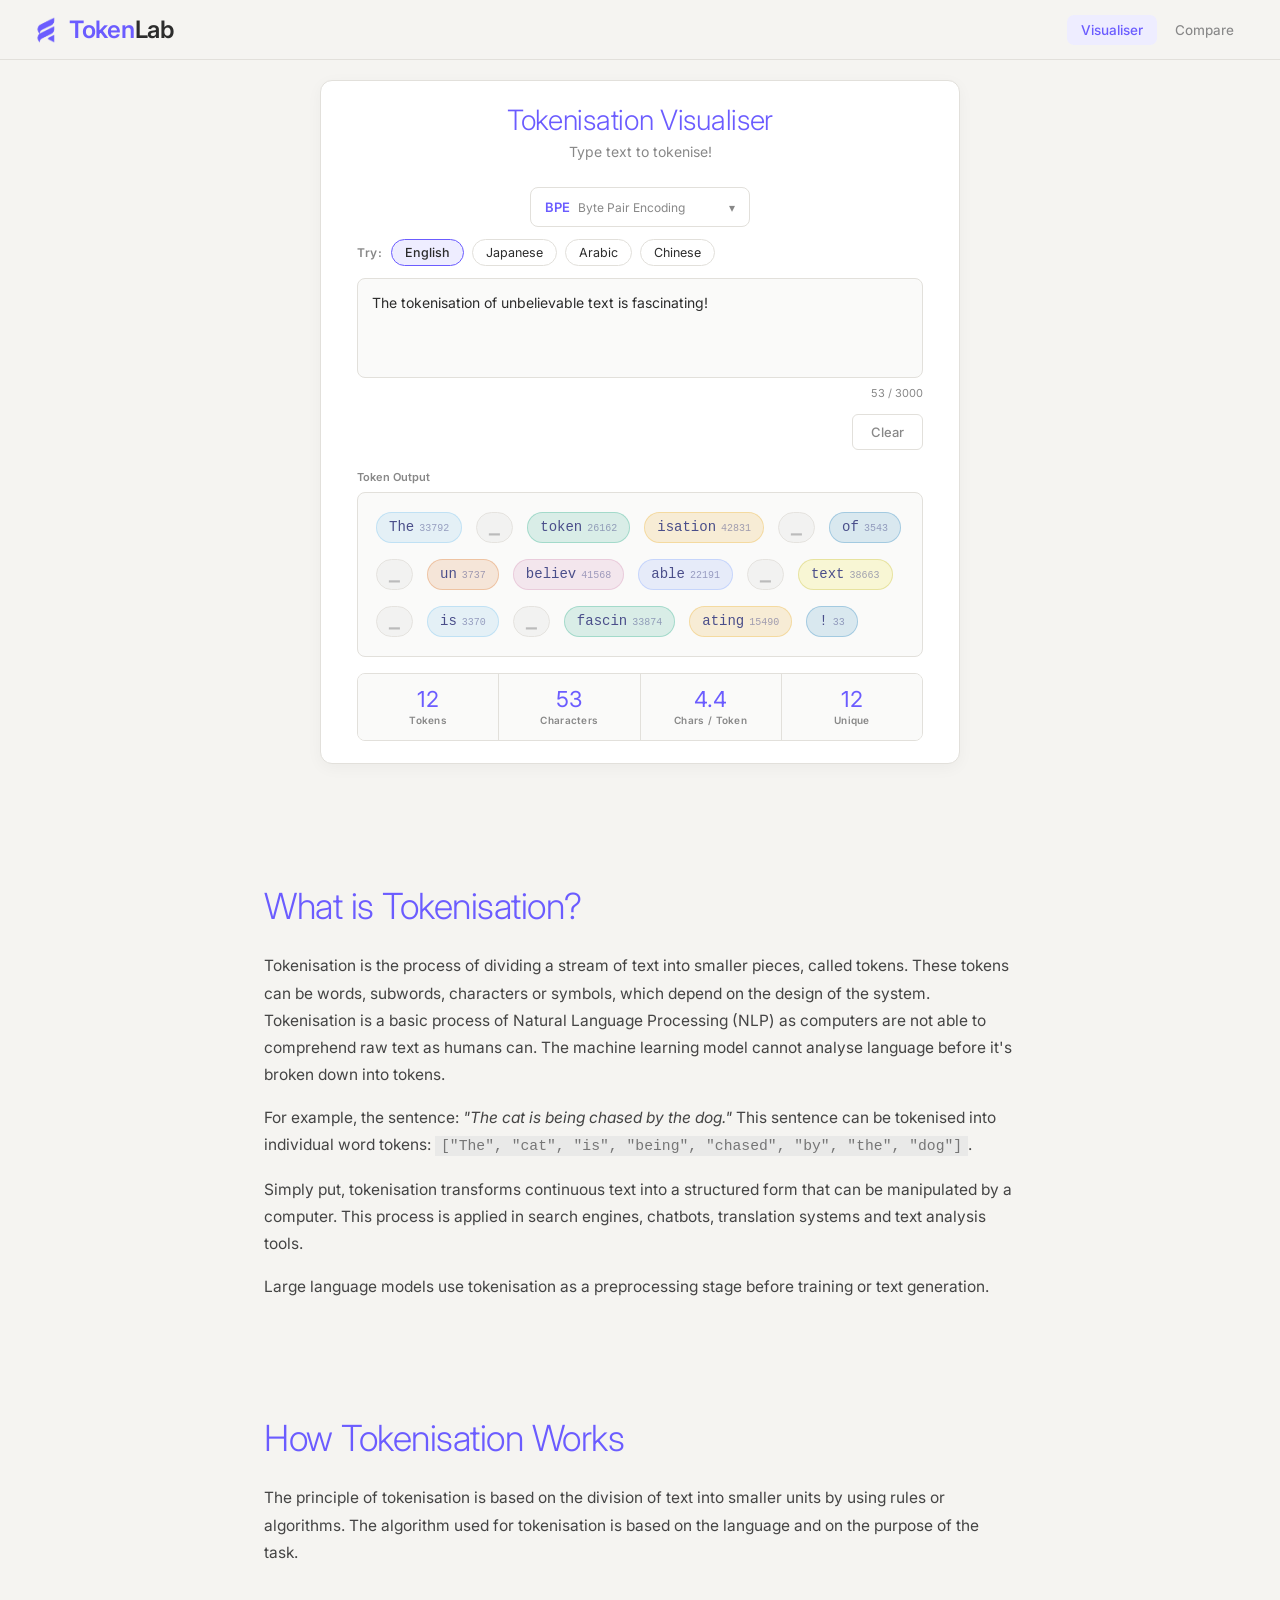
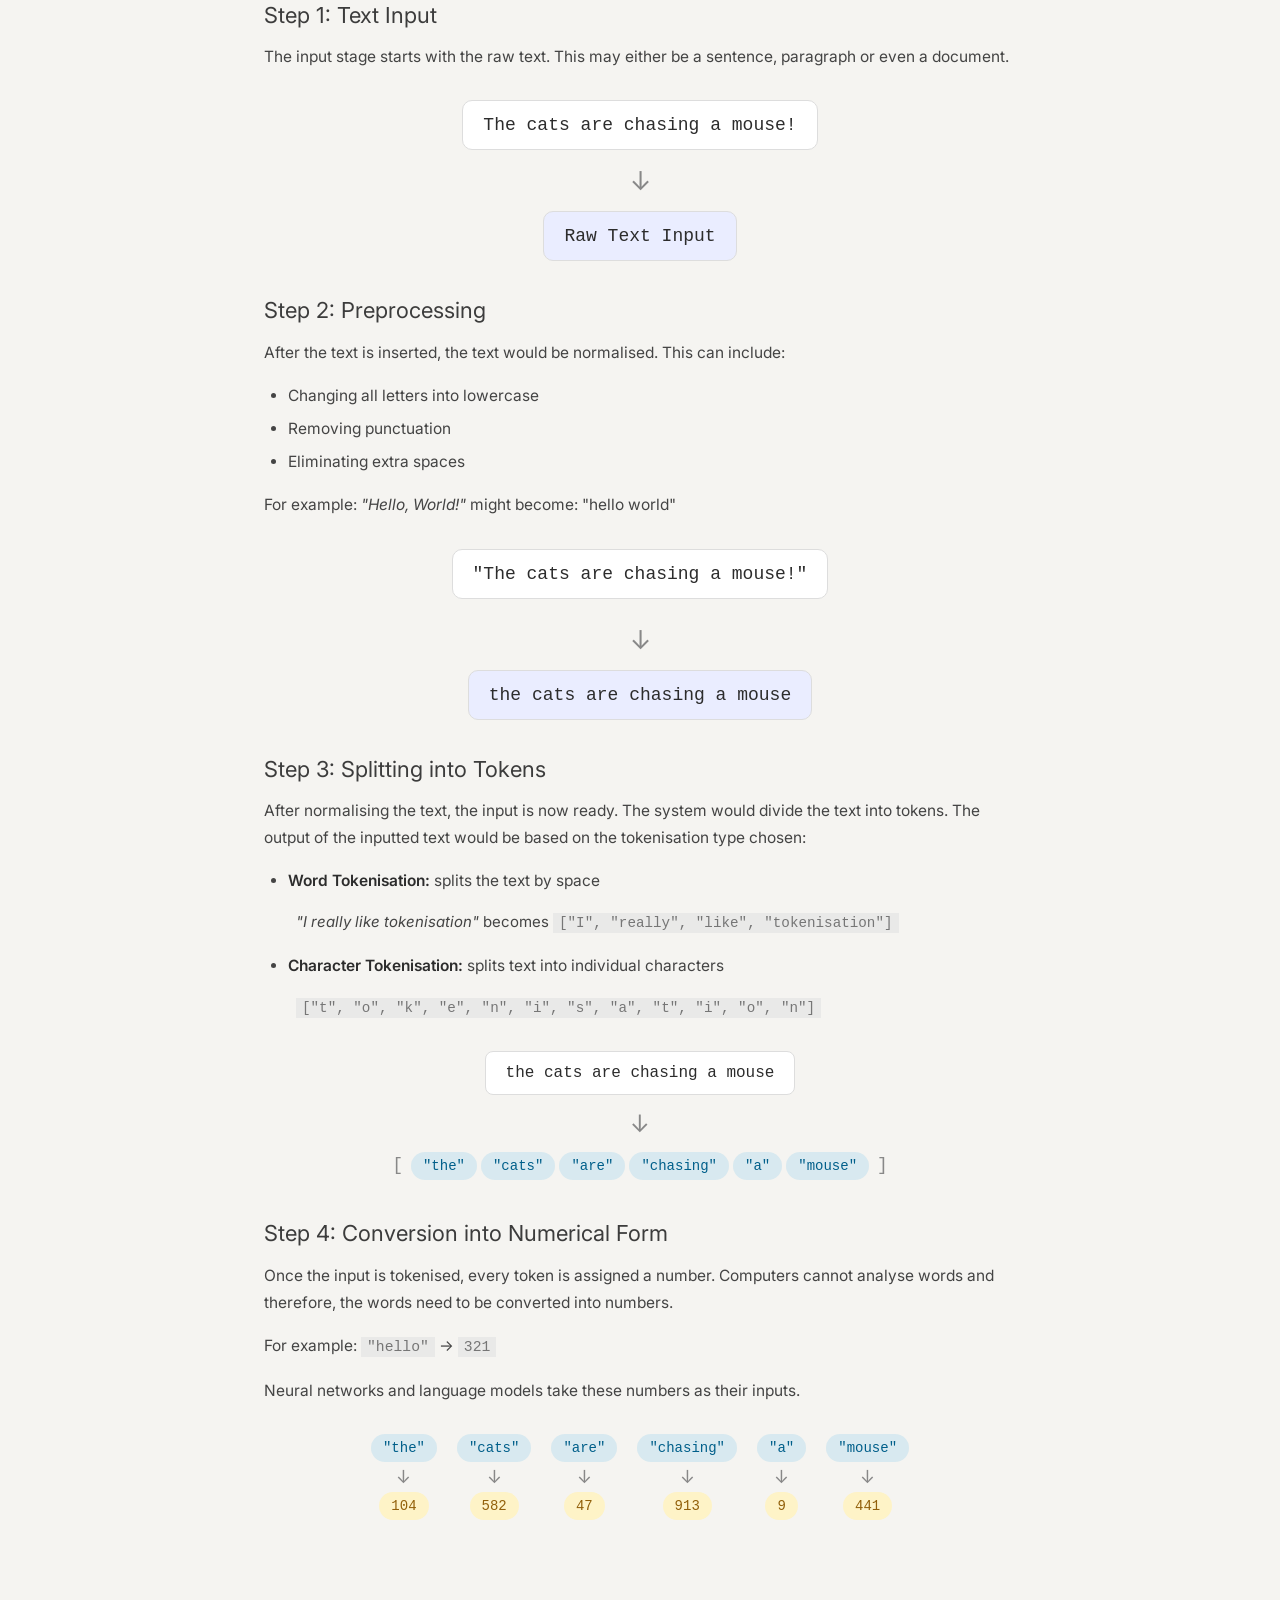
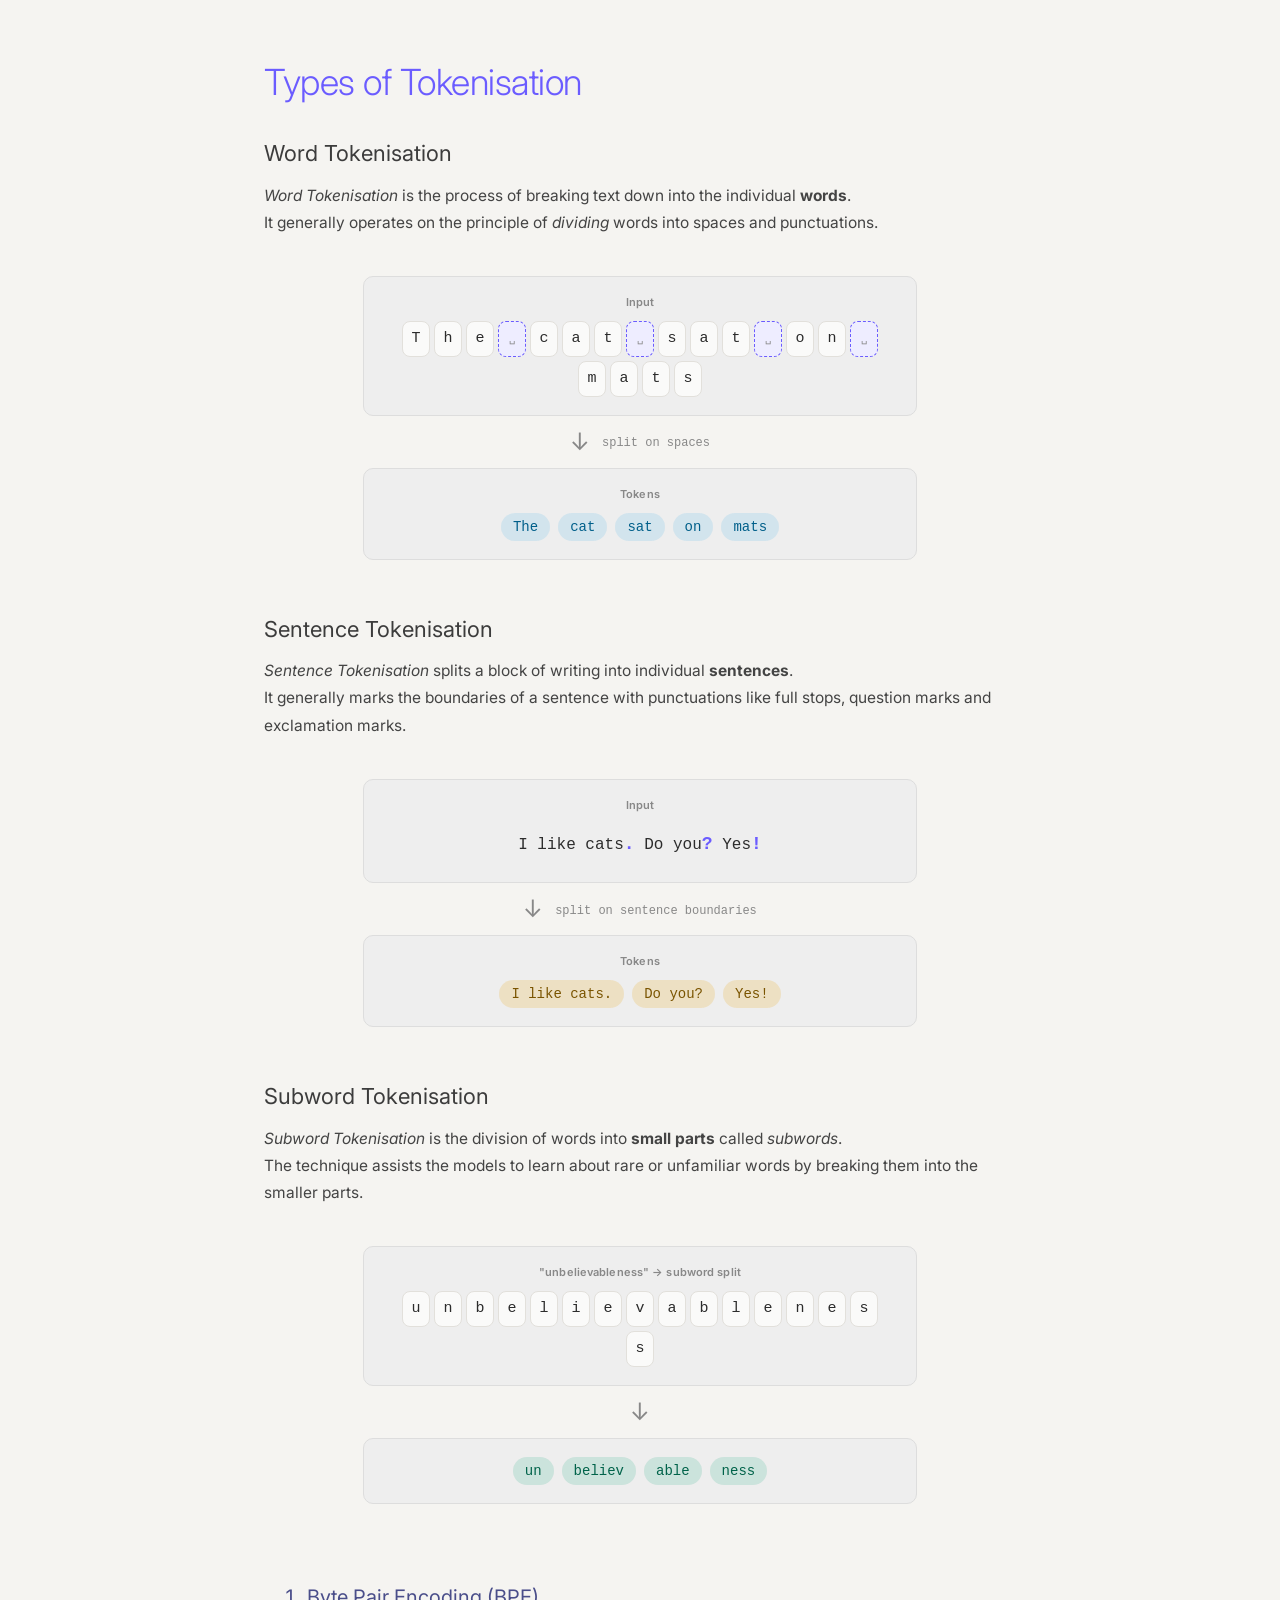
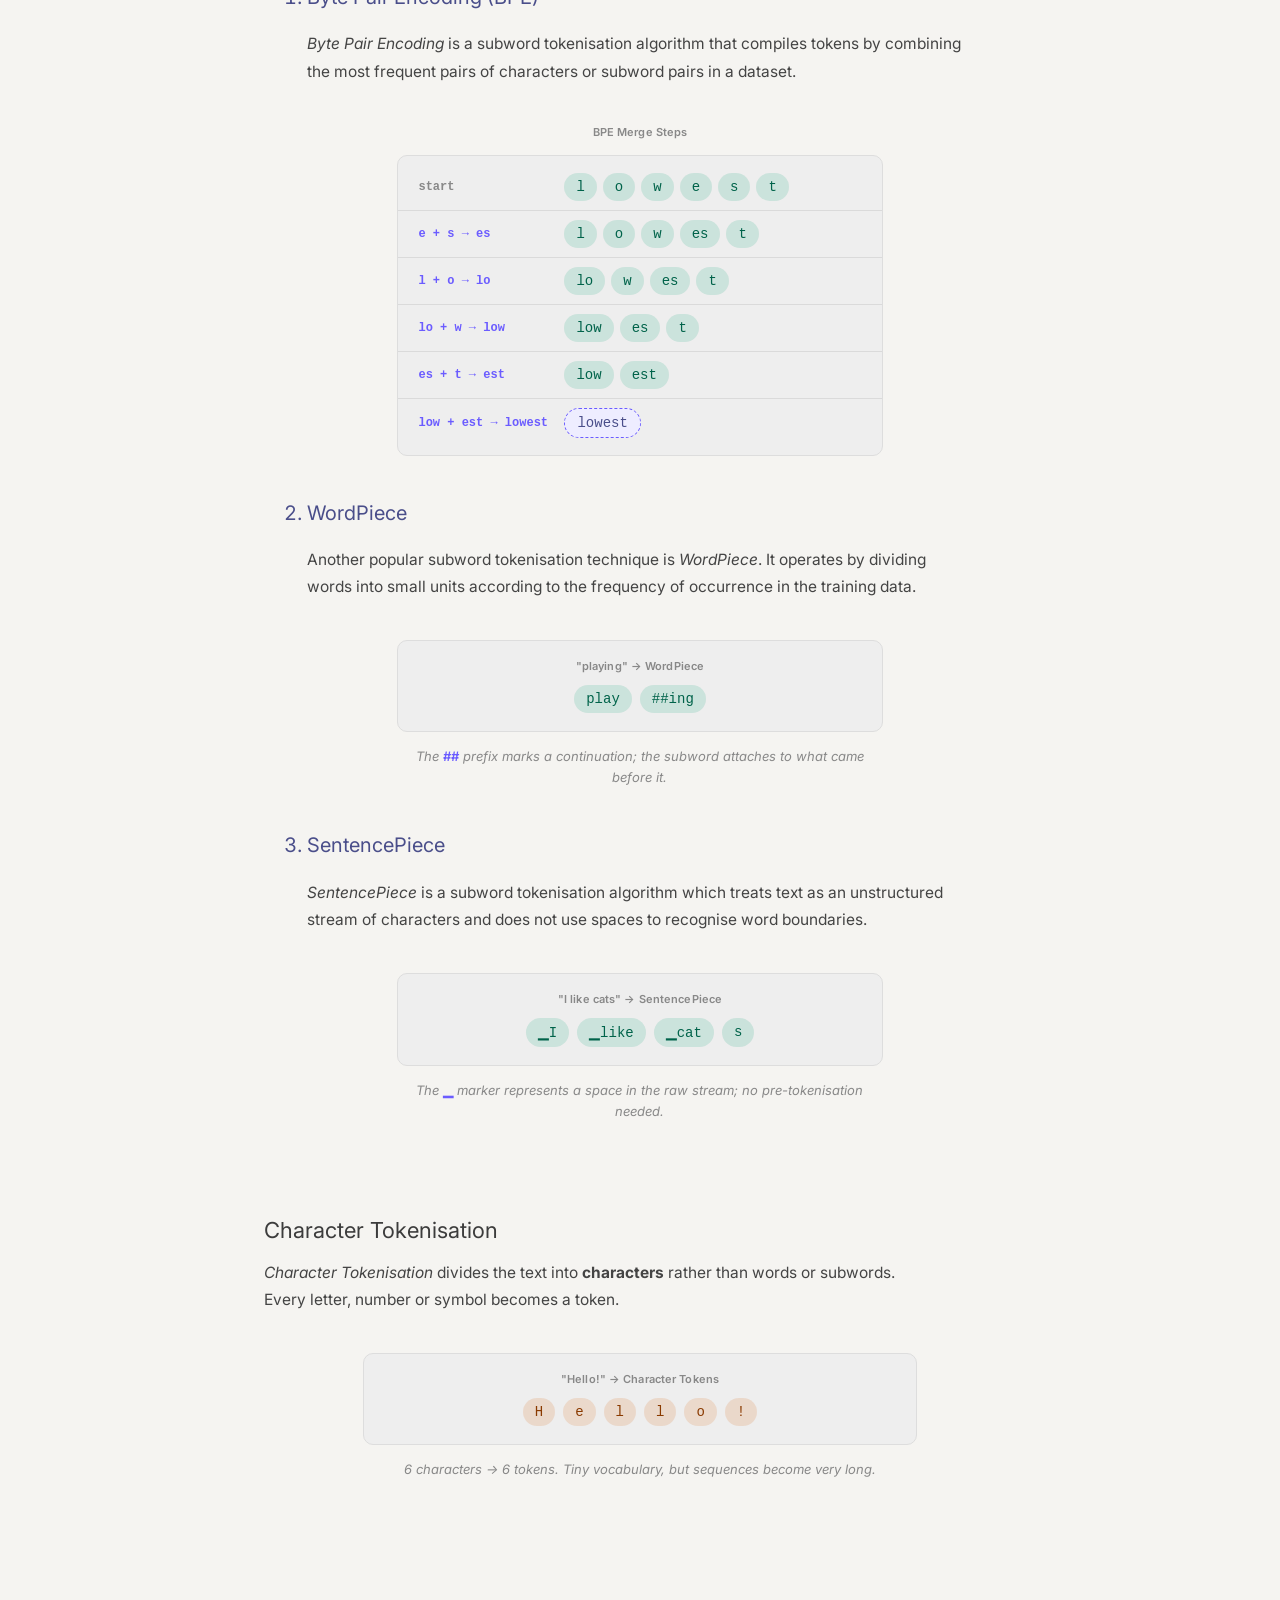
<file: index.html>
<!doctype html>
<html lang="en">
<head>
  <meta charset="UTF-8" />
  <meta name="viewport" content="width=device-width, initial-scale=1.0" />
  <title>TokenLab | Visualiser</title>
  <link href="https://fonts.googleapis.com/css2?family=Inter:wght@300;400;500;600&display=swap" rel="stylesheet" />
  <link rel="stylesheet" href="style.css" />
  <link rel="icon" type="image/png" href="images/favicon.png">
</head>
<body>

  <!-- Navbar -->
  <nav class="navbar">
    <a href="index.html" class="logo">
      <img src="images/favicon.png" alt="" class="logo-icon" />
      <span class="logo-text"><span class="logo-highlight">Token</span>Lab</span>
    </a>
    <div class="nav-links">
      <a href="index.html" class="nav-link active">Visualiser</a>
      <a href="compare.html" class="nav-link">Compare</a>
    </div>
  </nav>

  <!-- ── VISUALISER ── -->
  <div class="token-box">

    <h2>Tokenisation Visualiser</h2>
    <p class="token-box-subtitle">Type text to tokenise!</p>

    <!-- Method dropdown -->
    <div class="method-dropdown" id="method-dropdown">
      <button class="method-dropdown-btn" id="method-dropdown-btn">
        <div class="method-dropdown-selected">
          <span class="method-dropdown-name" id="method-dropdown-name">BPE</span>
          <span class="method-dropdown-full" id="method-dropdown-full">Byte Pair Encoding</span>
        </div>
        <span class="method-dropdown-arrow">▾</span>
      </button>
      <div class="method-dropdown-list" id="method-dropdown-list">
        <button class="method-option active" data-method="bpe">
          <span class="method-option-name">BPE</span>
          <span class="method-option-full">Byte Pair Encoding</span>
        </button>
        <button class="method-option" data-method="wordpiece">
          <span class="method-option-name">WordPiece</span>
          <span class="method-option-full">BERT-style</span>
        </button>
        <button class="method-option" data-method="sentencepiece">
          <span class="method-option-name">SentencePiece</span>
          <span class="method-option-full">Unigram-based</span>
        </button>
        <button class="method-option" data-method="word">
          <span class="method-option-name">Word</span>
          <span class="method-option-full">Word-Level</span>
        </button>
        <button class="method-option" data-method="sentence">
          <span class="method-option-name">Sentence</span>
          <span class="method-option-full">Sentence-Level</span>
        </button>
        <button class="method-option" data-method="char">
          <span class="method-option-name">Char</span>
          <span class="method-option-full">Character-Level</span>
        </button>
      </div>
    </div>

    <!-- Sample presets -->
    <div class="lang-presets">
      <span class="lang-presets-label">Try:</span>
      <button class="lang-btn active-lang" data-text="The tokenisation of unbelievable text is fascinating!">English</button>
      <button class="lang-btn" data-text="東京は日本の首都で、世界最大の都市です。">Japanese</button>
      <button class="lang-btn" data-text="مرحباً بك في عالم الذكاء الاصطناعي">Arabic</button>
      <button class="lang-btn" data-text="北京是中华人民共和国的首都">Chinese</button>
    </div>

    <!-- Textarea -->
    <textarea id="tokenInput" placeholder="Type or paste text here..." spellcheck="false" maxlength="3000">The tokenisation of unbelievable text is fascinating!</textarea>
    <div class="char-counter" id="char-counter"></div>

    <!-- Buttons -->
    <div class="button-row">
      <button class="clearButton" onclick="clearInput()">Clear</button>
    </div>

    <!-- Output -->
    <div class="output-section">
      <div class="output-label">Token Output</div>
      <div class="token-display" id="tokenOutput"></div>
    </div>

    <!-- Stats -->
    <div class="stats-bar">
      <div class="stat">
        <span class="stat-value" id="statTokens">0</span>
        <span class="stat-label">Tokens</span>
      </div>
      <div class="stat">
        <span class="stat-value" id="statChars">0</span>
        <span class="stat-label">Characters</span>
      </div>
      <div class="stat">
        <span class="stat-value" id="statRatio">0</span>
        <span class="stat-label">Chars / Token</span>
      </div>
      <div class="stat">
        <span class="stat-value" id="statVocab">0</span>
        <span class="stat-label">Unique</span>
      </div>
    </div>

    <!-- Token detail panel -->
    <div class="token-detail" id="token-detail" hidden>
      <span class="token-detail-chip" id="td-chip"></span>
      <div class="token-detail-info">
        <div class="token-detail-row">
          <span class="token-detail-label">ID</span>
          <span class="token-detail-val" id="td-id">—</span>
        </div>
        <div class="token-detail-row">
          <span class="token-detail-label">Position</span>
          <span class="token-detail-val" id="td-pos">—</span>
        </div>
        <div class="token-detail-row">
          <span class="token-detail-label">Bytes</span>
          <span class="token-detail-val" id="td-bytes">—</span>
        </div>
      </div>
      <button class="token-detail-close" id="token-detail-close" aria-label="Close">×</button>
    </div>

  </div>


  <!-- ── WHAT IS TOKENISATION ── -->
  <div class="container1">
    <h1>What is Tokenisation?</h1>

    <p>
      Tokenisation is the process of dividing a stream of text into smaller pieces, called tokens.
      These tokens can be words, subwords, characters or symbols, which depend on the design of the system.
      Tokenisation is a basic process of Natural Language Processing (NLP) as computers are not able to comprehend raw
      text as humans can.
      The machine learning model cannot analyse language before it's broken down into tokens.
    </p>

    <p>
      For example, the sentence: <i>"The cat is being chased by the dog."</i>
      This sentence can be tokenised into individual word tokens: <code>["The", "cat", "is", "being", "chased", "by", "the", "dog"]</code>.
    </p>

    <p>
      Simply put, tokenisation transforms continuous text into a structured form that can be manipulated by a computer.
      This process is applied in search engines, chatbots, translation systems and text analysis tools.
    </p>

    <p>Large language models use tokenisation as a preprocessing stage before training or text generation.</p>
  </div>


  <!-- ── HOW TOKENISATION WORKS ── -->
  <div class="container2">
    <h1>How Tokenisation Works</h1>

    <p>
      The principle of tokenisation is based on the division of text into smaller units by using rules or algorithms.
      The algorithm used for tokenisation is based on the language and on the purpose of the task.
    </p>

    <!-- Step 1 -->
    <h2>Step 1: Text Input</h2>
    <p>The input stage starts with the raw text. This may either be a sentence, paragraph or even a document.</p>
    <div class="step1-visual">
      <div class="typing-box">The cats are chasing a mouse!</div>
      <div class="arrow">↓</div>
      <div class="text-box processed">Raw Text Input</div>
    </div>

    <!-- Step 2 -->
    <h2>Step 2: Preprocessing</h2>
    <p>After the text is inserted, the text would be normalised. This can include:</p>
    <ul>
      <li>Changing all letters into lowercase</li>
      <li>Removing punctuation</li>
      <li>Eliminating extra spaces</li>
    </ul>
    <p>For example: <i>"Hello, World!"</i> might become: "hello world"</p>
    <div class="step2-visual">
      <div class="text-box original">"The cats are chasing a mouse!"</div>
      <div class="arrow">↓</div>
      <div class="text-box processed">the cats are chasing a mouse</div>
    </div>

    <!-- Step 3 -->
    <h2>Step 3: Splitting into Tokens</h2>
    <p>
      After normalising the text, the input is now ready.
      The system would divide the text into tokens. The output of the inputted text would be based on the tokenisation type chosen:
    </p>
    <ul>
      <li><strong>Word Tokenisation:</strong> splits the text by space</li>
      <p class="example-text"><i>"I really like tokenisation"</i> becomes <code>["I", "really", "like", "tokenisation"]</code></p>
      <li><strong>Character Tokenisation:</strong> splits text into individual characters</li>
      <p class="example-text"><code>["t", "o", "k", "e", "n", "i", "s", "a", "t", "i", "o", "n"]</code></p>
    </ul>
    <div class="step3-visual">
      <div class="sentence">the cats are chasing a mouse</div>
      <div class="arrow">↓</div>
      <div class="tokens">
        <span class="bracket">[</span>
        <span class="vt vt--word">"the"</span>
        <span class="vt vt--word">"cats"</span>
        <span class="vt vt--word">"are"</span>
        <span class="vt vt--word">"chasing"</span>
        <span class="vt vt--word">"a"</span>
        <span class="vt vt--word">"mouse"</span>
        <span class="bracket">]</span>
      </div>
    </div>

    <!-- Step 4 -->
    <h2>Step 4: Conversion into Numerical Form</h2>
    <p>Once the input is tokenised, every token is assigned a number. Computers cannot analyse words and therefore, the words need to be converted into numbers.</p>
    <p>For example: <code>"hello"</code> → <code>321</code></p>
    <p>Neural networks and language models take these numbers as their inputs.</p>
    <div class="step4-visual">
      <div class="token-pair">
        <span class="vt vt--word">"the"</span>
        <span class="arrow-down">↓</span>
        <span class="num">104</span>
      </div>
      <div class="token-pair">
        <span class="vt vt--word">"cats"</span>
        <span class="arrow-down">↓</span>
        <span class="num">582</span>
      </div>
      <div class="token-pair">
        <span class="vt vt--word">"are"</span>
        <span class="arrow-down">↓</span>
        <span class="num">47</span>
      </div>
      <div class="token-pair">
        <span class="vt vt--word">"chasing"</span>
        <span class="arrow-down">↓</span>
        <span class="num">913</span>
      </div>
      <div class="token-pair">
        <span class="vt vt--word">"a"</span>
        <span class="arrow-down">↓</span>
        <span class="num">9</span>
      </div>
      <div class="token-pair">
        <span class="vt vt--word">"mouse"</span>
        <span class="arrow-down">↓</span>
        <span class="num">441</span>
      </div>
    </div>
  </div>


  <!-- ── TYPES OF TOKENISATION ── -->
  <div class="container3">
    <h1>Types of Tokenisation</h1>

    <!-- Word -->
    <h2>Word Tokenisation</h2>
    <p>
      <i>Word Tokenisation</i> is the process of breaking text down into the individual <b>words</b>.<br>
      It generally operates on the principle of <i>dividing</i> words into spaces and punctuations.
    </p>
    <div class="vis-diagram" id="vis-word">
      <div class="vis-stage">
        <div class="vis-lbl">Input</div>
        <div class="vis-cells" id="word-chars"></div>
      </div>
      <div class="vis-flow-arrow">↓ <span>split on spaces</span></div>
      <div class="vis-stage">
        <div class="vis-lbl">Tokens</div>
        <div class="vis-chips" id="word-tokens"></div>
      </div>
    </div>

    <!-- Sentence -->
    <h2>Sentence Tokenisation</h2>
    <p>
      <i>Sentence Tokenisation</i> splits a block of writing into individual <b>sentences</b>.<br>
      It generally marks the boundaries of a sentence with punctuations like full stops, question marks and exclamation marks.
    </p>
    <div class="vis-diagram" id="vis-sent">
      <div class="vis-stage">
        <div class="vis-lbl">Input</div>
        <div class="vis-source-text" id="sent-src"></div>
      </div>
      <div class="vis-flow-arrow">↓ <span>split on sentence boundaries</span></div>
      <div class="vis-stage">
        <div class="vis-lbl">Tokens</div>
        <div class="vis-chips" id="sent-tokens"></div>
      </div>
    </div>

    <!-- Subword -->
    <h2>Subword Tokenisation</h2>
    <p>
      <i>Subword Tokenisation</i> is the division of words into <b>small parts</b> called <i>subwords</i>.<br>
      The technique assists the models to learn about rare or unfamiliar words by breaking them into the smaller parts.
    </p>
    <div class="vis-diagram" id="vis-subword">
      <div class="vis-stage">
        <div class="vis-lbl">"unbelievableness" → subword split</div>
        <div class="vis-cells" id="sub-chars"></div>
      </div>
      <div class="vis-flow-arrow">↓</div>
      <div class="vis-stage">
        <div class="vis-chips" id="sub-tokens"></div>
      </div>
    </div>

    <ol>
      <li class="algo_names">Byte Pair Encoding (BPE)</li>
      <p>
        <i>Byte Pair Encoding</i> is a subword tokenisation algorithm that compiles tokens by combining the most frequent pairs of
        characters or subword pairs in a dataset.
      </p>
      <div class="vis-diagram vis-diagram--bpe" id="vis-bpe">
        <div class="vis-lbl">BPE Merge Steps</div>
        <div class="bpe-timeline" id="bpe-steps"></div>
      </div>

      <li class="algo_names">WordPiece</li>
      <p>
        Another popular subword tokenisation technique is <i>WordPiece</i>. It operates by dividing words into small units
        according to the frequency of occurrence in the training data.
      </p>
      <div class="vis-diagram" id="vis-wp">
        <div class="vis-stage">
          <div class="vis-lbl">"playing" → WordPiece</div>
          <div class="vis-chips">
            <span class="vt vt--sub" style="animation-delay:0ms">play</span>
            <span class="vt vt--sub" style="animation-delay:80ms">##ing</span>
          </div>
        </div>
        <div class="vis-footnote">The <strong>##</strong> prefix marks a continuation; the subword attaches to what came before it.</div>
      </div>

      <li class="algo_names">SentencePiece</li>
      <p>
        <i>SentencePiece</i> is a subword tokenisation algorithm which treats text as an unstructured stream of
        characters and does not use spaces to recognise word boundaries.
      </p>
      <div class="vis-diagram" id="vis-sp">
        <div class="vis-stage">
          <div class="vis-lbl">"I like cats" → SentencePiece</div>
          <div class="vis-chips">
            <span class="vt vt--sub" style="animation-delay:0ms">▁I</span>
            <span class="vt vt--sub" style="animation-delay:80ms">▁like</span>
            <span class="vt vt--sub" style="animation-delay:160ms">▁cat</span>
            <span class="vt vt--sub" style="animation-delay:240ms">s</span>
          </div>
        </div>
        <div class="vis-footnote">The <strong>▁</strong> marker represents a space in the raw stream; no pre-tokenisation needed.</div>
      </div>
    </ol>

    <!-- Character -->
    <h2>Character Tokenisation</h2>
    <p>
      <i>Character Tokenisation</i> divides the text into <b>characters</b> rather than words or subwords.<br>
      Every letter, number or symbol becomes a token.
    </p>
    <div class="vis-diagram" id="vis-char">
      <div class="vis-stage">
        <div class="vis-lbl">"Hello!" → Character Tokens</div>
        <div class="vis-chips" id="char-tokens"></div>
      </div>
      <div class="vis-footnote">6 characters → 6 tokens. Tiny vocabulary, but sequences become very long.</div>
    </div>

  </div>

  <div style="height: 80px;"></div>

  <script>
    (function () {
      function esc(s) { return s.replace(/&/g, '&amp;').replace(/</g, '&lt;').replace(/>/g, '&gt;'); }

      function makeCharCells(text, container, splitIndices) {
        var splits = new Set(splitIndices || []);
        text.split('').forEach(function (ch, i) {
          var el = document.createElement('span');
          el.className = 'vc' + (ch === ' ' ? ' vc--space' : '') + (splits.has(i) ? ' vc--split' : '');
          el.textContent = ch === ' ' ? '␣' : ch;
          container.appendChild(el);
        });
      }

      function addChips(tokens, cls, container) {
        tokens.forEach(function (t, i) {
          var el = document.createElement('span');
          el.className = 'vt ' + cls;
          el.textContent = t;
          el.style.animationDelay = (i * 60) + 'ms';
          container.appendChild(el);
        });
      }

      var wordStr = "The cat sat on mats";
      var wordSplits = [];
      wordStr.split('').forEach(function (ch, i) { if (ch === ' ') wordSplits.push(i); });
      makeCharCells(wordStr, document.getElementById('word-chars'), wordSplits);
      addChips(wordStr.split(' '), 'vt--word', document.getElementById('word-tokens'));

      var sentStr = "I like cats. Do you? Yes!";
      var sentences = ["I like cats.", "Do you?", "Yes!"];
      var srcEl = document.getElementById('sent-src');
      srcEl.innerHTML = esc(sentStr)
        .replace(/\./g, '<span class="bnd">.</span>')
        .replace(/\?/g, '<span class="bnd">?</span>')
        .replace(/!/g, '<span class="bnd">!</span>');
      addChips(sentences, 'vt--sent', document.getElementById('sent-tokens'));

      makeCharCells("unbelievableness", document.getElementById('sub-chars'));
      addChips(["un", "believ", "able", "ness"], 'vt--sub', document.getElementById('sub-tokens'));

      var bpeSteps = [
        { tokens: ["l", "o", "w", "e", "s", "t"], label: "start" },
        { tokens: ["l", "o", "w", "es", "t"],     label: "e + s → es" },
        { tokens: ["lo", "w", "es", "t"],          label: "l + o → lo" },
        { tokens: ["low", "es", "t"],              label: "lo + w → low" },
        { tokens: ["low", "est"],                  label: "es + t → est" },
        { tokens: ["lowest"],                      label: "low + est → lowest" }
      ];
      var bpeCont = document.getElementById('bpe-steps');
      bpeSteps.forEach(function (step, si) {
        var row = document.createElement('div');
        row.className = 'bpe-row';
        var lbl = document.createElement('span');
        lbl.className = 'bpe-row__label' + (si === 0 ? ' bpe-row__label--muted' : '');
        lbl.textContent = step.label;
        row.appendChild(lbl);
        var chips = document.createElement('div');
        chips.className = 'bpe-row__chips';
        step.tokens.forEach(function (t, i) {
          var el = document.createElement('span');
          el.className = 'vt' + (step.tokens.length === 1 ? ' vt--merged' : ' vt--sub');
          el.textContent = t;
          el.style.animationDelay = ((si * 90) + (i * 35)) + 'ms';
          chips.appendChild(el);
        });
        row.appendChild(chips);
        bpeCont.appendChild(row);
      });

      "Hello!".split('').forEach(function (ch, i) {
        var el = document.createElement('span');
        el.className = 'vt vt--char';
        el.textContent = ch;
        el.style.animationDelay = (i * 60) + 'ms';
        document.getElementById('char-tokens').appendChild(el);
      });

    })();
  </script>

  <script src="script.js"></script>
</body>
</html>
</file>
<file: style.css>
:root {
  --clr-bg: #f5f4f1;
  --clr-surface: #ffffff;
  --clr-text: #2c2c2c;
  --clr-text-soft: #888;
  --clr-accent: #6b5cff;
  --clr-accent-light: #eeedff;
  --clr-accent-glow: rgba(107, 92, 255, 0.10);
  --clr-border: #e2e0db;
  --clr-token-bg: #fef3c7;
  --radius: 12px;

  --fs-h1:   clamp(24px, 3.5vw, 36px);
  --fs-h2:   clamp(18px, 2.4vw, 22px);
  --fs-body: clamp(14px, 1.4vw, 15.5px);
  --fs-nav:  clamp(12px, 1.2vw, 13.5px);
  --fs-small: clamp(11px, 1vw, 13px);

  --sp-section: clamp(20px, 4vw, 40px);
  --sp-container-pad: clamp(12px, 3vw, 24px);
}

* {
  box-sizing: border-box;
}

html {
  scroll-behavior: smooth;
  scroll-padding-top: 72px;
}

@keyframes pageFadeIn {
  from { opacity: 0; }
  to   { opacity: 1; }
}

body {
  margin: 0;
  font-family: "Inter", sans-serif;
  background-color: var(--clr-bg);
  color: var(--clr-text);
  -webkit-font-smoothing: antialiased;
  animation: pageFadeIn 0.35s ease;
}

code {
  background: #e1e1e192;
  color: rgb(118, 118, 118);
  padding: 2px 6px;
  font-family: ui-monospace, SFMono-Regular, Menlo, Monaco, Consolas, "Liberation Mono", monospace;
  font-size: 0.95em;
}

.navbar {
  position: fixed;
  top: 0;
  left: 0;
  right: 0;
  z-index: 100;
  display: flex;
  align-items: center;
  justify-content: space-between;
  padding: 0 32px;
  height: 60px;
  background: rgba(245, 244, 241, 0.85);
  backdrop-filter: blur(12px);
  -webkit-backdrop-filter: blur(12px);
  border-bottom: 1px solid var(--clr-border);
}

.logo {
  display: flex;
  align-items: center;
  gap: 9px;
  text-decoration: none;
  color: var(--clr-text);
}

.logo:hover { text-decoration: none; }

.logo-icon { width: 28px; height: 28px; object-fit: contain; display: block; }

.logo-text {
  font-size: 24px;
  font-weight: 600;
  letter-spacing: -0.3px;
  color: var(--clr-text);
}

.logo-highlight { color: var(--clr-accent); }

.nav-links {
  display: flex;
  align-items: center;
  gap: 4px;
}

.nav-link {
  font-size: var(--fs-nav);
  font-weight: 450;
  color: var(--clr-text-soft);
  text-decoration: none;
  padding: 7px 14px;
  border-radius: 7px;
  transition: color 0.2s, background 0.2s;
}

.nav-link:hover {
  color: var(--clr-text);
  background: rgba(0, 0, 0, 0.04);
  text-decoration: none;
}

.nav-link.active {
  color: var(--clr-accent);
  background: var(--clr-accent-light);
  font-weight: 500;
}

.container1 {
  max-width: 800px;
  margin: 60px auto 0 auto;
  padding: 20px var(--sp-container-pad);
}

.container2,
.container3 {
  max-width: 800px;
  margin: 20px auto;
  padding: 20px var(--sp-container-pad);
}

.container3 ol {
  max-width: 95%;
  margin: 20px auto;
  padding: 20px 24px;
}

h1 {
  font-weight: 300;
  color: var(--clr-accent);
  font-size: var(--fs-h1);
  margin-bottom: 24px;
  margin-top: var(--sp-section);
  letter-spacing: -0.5px;
}

h2 {
  font-weight: 400;
  color: #3c3c3c;
  font-size: var(--fs-h2);
  margin-top: 36px;
  margin-bottom: 12px;
}

p {
  line-height: 1.75;
  font-size: var(--fs-body);
  margin-bottom: 16px;
  color: #444;
}

.example-text {
  margin-left: 8px;
  font-size: 15px;
}

a {
  color: var(--clr-accent);
  text-decoration: none;
}

a:hover {
  text-decoration: underline;
}

strong {
  font-weight: 600;
  color: var(--clr-text);
}

ul, ol {
  padding-left: 24px;
  margin-bottom: 16px;
}

ul li, ol li {
  line-height: 1.75;
  font-size: var(--fs-body);
  margin-bottom: 6px;
  color: #444;
}

.algo_names {
  font-weight: 400;
  color: #4a4e8a;
  font-size: 20px;
  margin-top: 16px;
}

.token-box {
  max-width: 50%;
  margin: 80px auto 0 auto;
  padding: 22px 36px;
  background: var(--clr-surface);
  border-radius: var(--radius);
  border: 1px solid var(--clr-border);
  box-shadow: 0 4px 16px rgba(0, 0, 0, 0.04);
}

.token-box h2 {
  text-align: center;
  margin: 0 0 4px 0;
  font-weight: 300;
  font-size: 28px;
  color: var(--clr-accent);
  letter-spacing: -0.3px;
}

.token-box-subtitle {
  text-align: center;
  margin: 0 0 24px 0;
  font-size: 14px;
  color: var(--clr-text-soft);
  line-height: 1.6;
}

.method-dropdown {
  position: relative;
  margin: 0 auto 12px;
  display: block;
  width: fit-content;
  min-width: 220px;
}

.method-dropdown-btn {
  width: 100%;
  display: flex;
  align-items: center;
  justify-content: space-between;
  padding: 11px 14px;
  border: 1px solid var(--clr-border);
  border-radius: 8px;
  background: white;
  cursor: pointer;
  font-family: inherit;
  transition: border-color 0.2s;
}
.method-dropdown-btn:hover { border-color: #222; }
.method-dropdown.open .method-dropdown-btn {
  border-color: #222;
  border-radius: 8px 8px 0 0;
}

.method-dropdown-selected {
  display: flex;
  align-items: baseline;
  gap: 8px;
}
.method-dropdown-name {
  font-size: 13px;
  font-weight: 600;
  color: var(--clr-accent);
}
.method-dropdown-full {
  font-size: 12px;
  color: var(--clr-text-soft);
}
.method-dropdown-arrow {
  font-size: 12px;
  color: var(--clr-text-soft);
  transition: transform 0.2s;
}
.method-dropdown.open .method-dropdown-arrow { transform: rotate(180deg); }

.method-dropdown-list {
  position: absolute;
  top: 100%;
  left: 0;
  right: 0;
  background: white;
  border: 1px solid #222;
  border-top: none;
  border-radius: 0 0 8px 8px;
  box-shadow: 0 8px 24px rgba(0,0,0,0.08);
  z-index: 50;
  overflow: hidden;
  display: none;
}
.method-dropdown.open .method-dropdown-list {
  display: block;
}

.method-option {
  width: 100%;
  display: flex;
  align-items: center;
  gap: 10px;
  padding: 10px 14px;
  border: none;
  background: none;
  cursor: pointer;
  font-family: inherit;
  text-align: left;
  transition: background 0.12s;
  border-bottom: 1px solid var(--clr-border);
}
.method-option:last-child { border-bottom: none; }
.method-option:hover { background: #fafaf9; }
.method-option.active { background: var(--clr-accent-light); }
.method-option-name {
  font-size: 13px;
  font-weight: 600;
  color: var(--clr-text);
  min-width: 72px;
}
.method-option.active .method-option-name { color: var(--clr-accent); }
.method-option-full {
  font-size: 12px;
  color: var(--clr-text-soft);
}

.token-box textarea {
  width: 100%;
  height: 100px;
  padding: 12px 14px;
  border-radius: 8px;
  border: 1px solid var(--clr-border);
  font-family: inherit;
  font-size: 14px;
  resize: none;
  background: #fafaf9;
  transition: border-color 0.2s, box-shadow 0.2s;
  outline: none;
  line-height: 1.7;
  color: var(--clr-text);
}
.token-box textarea:focus {
  border-color: var(--clr-accent);
  background: white;
}
.token-box textarea::placeholder { color: #bbb; }

.button-row {
  display: flex;
  justify-content: flex-end;
  gap: 8px;
  margin-top: 12px;
}

.tokeniseButton {
  padding: 9px 24px;
  border: none;
  border-radius: 6px;
  background-color: var(--clr-accent);
  color: white;
  font-size: 13px;
  font-weight: 500;
  font-family: inherit;
  cursor: pointer;
  transition: background-color 0.2s, transform 0.1s;
}
.tokeniseButton:hover { background-color: #5a4be0; }
.tokeniseButton:active { transform: scale(0.97); }

.clearButton {
  padding: 9px 18px;
  border: 1px solid var(--clr-border);
  border-radius: 6px;
  background: white;
  color: var(--clr-text-soft);
  font-size: 13px;
  font-weight: 500;
  font-family: inherit;
  cursor: pointer;
  transition: border-color 0.2s, color 0.2s;
}
.clearButton:hover {
  border-color: #e53935;
  color: #e53935;
  background: #fff5f5;
}

.output-section {
  margin-top: 20px;
}

.output-label {
  font-size: 11px;
  font-weight: 600;
  color: var(--clr-text-soft);
  margin-bottom: 8px;
}

.token-display {
  display: flex;
  flex-wrap: wrap;
  gap: 6px;
  min-height: 48px;
  padding: 14px;
  background: #fafaf9;
  border: 1px solid var(--clr-border);
  border-radius: 8px;
}

.token {
  display: inline-flex;
  align-items: center;
  padding: 4px 10px;
  font-size: 13px;
  font-weight: 500;
  border-radius: 6px;
  cursor: default;
  transition: transform 0.15s, box-shadow 0.15s;
  position: relative;
}
.num:hover, .token:hover {
  transform: scale(1.06);
  z-index: 2;
  box-shadow: 0 2px 8px rgba(0,0,0,0.08);
}

.token .token-id {
  font-size: 10px;
  opacity: 0.5;
  margin-left: 5px;
}

.stats-bar {
  display: flex;
  gap: 0;
  margin-top: 16px;
  border: 1px solid var(--clr-border);
  border-radius: 8px;
  overflow: hidden;
}
.stat {
  flex: 1;
  display: flex;
  flex-direction: column;
  align-items: center;
  padding: 14px 8px;
  background: #fafaf9;
  border-right: 1px solid var(--clr-border);
}
.stat:last-child { border-right: none; }
.stat-value {
  font-size: 22px;
  color: var(--clr-accent);
  line-height: 1;
  margin-bottom: 4px;
}
.stat-label {
  font-size: 10px;
  font-weight: 600;
  letter-spacing: 0.03em;
  color: var(--clr-text-soft);
}

.char-counter {
  text-align: right;
  font-size: 11px;
  color: var(--clr-text-soft);
  margin-top: 4px;
  min-height: 16px;
  transition: color 0.2s;
}
.char-counter--warn { color: #e17055; }
.char-counter--over { color: #d63031; font-weight: 600; }

.token-detail {
  display: flex;
  align-items: center;
  gap: 16px;
  margin-top: 12px;
  padding: 12px 40px 12px 16px;
  background: white;
  border: 1px solid var(--clr-border);
  border-radius: 10px;
  position: relative;
  animation: detailReveal 0.2s ease;
}
@keyframes detailReveal {
  from { opacity: 0; transform: translateY(-6px); }
  to   { opacity: 1; transform: translateY(0); }
}
.token-detail[hidden] { display: none; }
.token-detail-chip {
  font-family: monospace;
  font-size: 15px;
  font-weight: 600;
  padding: 6px 14px;
  border-radius: 8px;
  flex-shrink: 0;
}
.token-detail-info {
  display: flex;
  gap: 24px;
}
.token-detail-row {
  display: flex;
  flex-direction: column;
  align-items: center;
  gap: 2px;
}
.token-detail-label {
  font-size: 10px;
  font-weight: 600;
  color: var(--clr-text-soft);
}
.token-detail-val {
  font-size: 15px;
  font-weight: 500;
  color: var(--clr-accent);
}
.token-detail-close {
  position: absolute;
  top: 6px;
  right: 10px;
  border: none;
  background: none;
  font-size: 18px;
  color: var(--clr-text-soft);
  cursor: pointer;
  line-height: 1;
  padding: 2px 4px;
}
.token-detail-close:hover { color: var(--clr-text); }

.token--active {
  outline: 2px solid var(--clr-accent);
  outline-offset: 1px;
  transform: scale(1.06);
  z-index: 2;
}

.step1-visual {
  margin-top: 30px;
  text-align: center;
}

.step1-visual .typing-box {
  display: inline-block;
  padding: 14px 20px;
  border-radius: 10px;
  border: 1px solid #ddd;
  font-family: monospace;
  font-size: 18px;
  background: white;
}

.step1-visual .arrow {
  font-size: 26px;
  margin: 15px 0;
  color: #888;
}

.step1-visual .processed {
  background: #eaedff;
}

.step2-visual {
  margin-top: 30px;
  text-align: center;
}

.text-box {
  display: inline-block;
  padding: 14px 20px;
  border-radius: 10px;
  border: 1px solid #ddd;
  font-family: monospace;
  font-size: 18px;
  background: white;
}

.original {
  margin-bottom: 10px;
}

.arrow {
  font-size: 26px;
  margin: 15px 0;
  color: #888;
}

.processed {
  background: #eaedff;
}

.step3-visual {
  margin: 30px 0 40px;
  text-align: center;
}

.sentence {
  font-family: monospace;
  font-size: 16px;
  padding: 12px 20px;
  border-radius: 8px;
  border: 1px solid #ddd;
  background: white;
  display: inline-block;
}

.step3-visual .arrow {
  font-size: 24px;
  margin: 14px 0;
  color: #888;
}

.step3-visual .tokens {
  margin-top: 8px;
}

.token-output {
  display: inline-block;
  margin: 5px 4px;
  padding: 6px 12px;
  border-radius: 10px;
  font-family: monospace;
  font-size: 14px;
  color: #4a4e8a;
}

.token {
  display: inline-block;
  margin: 5px 4px;
  padding: 6px 12px;
  border-radius: 16px;
  font-family: monospace;
  font-size: 14px;
  background: #eeedff;
  color: #4a4e8a;
}

.bracket {
  font-family: monospace;
  font-size: 18px;
  margin: 0 4px;
  color: #888;
}

.step4-visual {
  margin: 30px 0 40px;
  display: flex;
  justify-content: center;
  flex-wrap: wrap;
  gap: 20px;
  text-align: center;
}

.token-pair {
  display: flex;
  flex-direction: column;
  align-items: center;
  gap: 6px;
}

.step4-visual .arrow-down {
  font-size: 18px;
  color: #888;
  line-height: 1;
}

.step4-visual .num {
  display: inline-block;
  padding: 6px 12px;
  border-radius: 16px;
  background: #fef3c7;
  font-family: monospace;
  font-size: 14px;
  font-weight: 500;
  color: #92600a;
  transition: transform 0.15s, box-shadow 0.15s;
}
.num:hover {
  transform: scale(1.06);
  box-shadow: 0 2px 8px rgba(0,0,0,0.08);
}

.vis-diagram {
  margin: 28px 0 40px;
  text-align: center;

  max-width: 80%;
  margin: 20px auto;
  padding: 20px 24px;
}

.vis-stage {
  display: inline-block;
  padding: 18px 24px;
  background: rgb(238, 238, 238);
  border: 1px solid #ddd;
  border-radius: 10px;
  text-align: center;
  width: 100%;
  max-width: 100%;
}

.vis-lbl {
  font-size: 11px;
  font-weight: 600;
  letter-spacing: 0.01em;
  color: var(--clr-text-soft);
  margin-bottom: 12px;
}

.vis-flow-arrow {
  font-size: 24px;
  color: #888;
  margin: 14px 0;
  text-align: center;
  line-height: 1;
}

.vis-flow-arrow span {
  font-size: 12px;
  font-family: monospace;
  vertical-align: middle;
  margin-left: 6px;
  color: var(--clr-text-soft);
}

.vis-cells {
  display: flex;
  flex-wrap: wrap;
  gap: 4px;
  justify-content: center;
}

.vc {
  display: inline-flex;
  align-items: center;
  justify-content: center;
  min-width: 28px;
  height: 36px;
  padding: 0 4px;
  font-family:  monospace;
  font-size: 15px;
  font-weight: 500;
  border-radius: 8px;
  background: #fafaf9;
  border: 1px solid var(--clr-border);
  color: var(--clr-text);
}

.vc--space {
  border-style: dashed;
  color: var(--clr-text-soft);
  font-size: 10px;
  background: transparent;
}

.vc--split {
  border-color: var(--clr-accent);
  background: var(--clr-accent-light);
}

.vis-chips {
  display: flex;
  flex-wrap: wrap;
  gap: 8px;
  justify-content: center;
}

.vt {
  display: inline-block;
  padding: 6px 12px;
  border-radius: 16px;
  font-family: monospace;
  font-size: 14px;
  font-weight: 500;
  cursor: default;
  transition: transform 0.15s, box-shadow 0.15s;
}

.vt:hover {
  transform: scale(1.06);
  box-shadow: 0 2px 8px rgba(0, 0, 0, 0.08);
}

.vt--word   { background: rgba(86,180,233,0.18);  color: #005f8a; }
.vt--sub    { background: rgba(0,158,115,0.15);   color: #00634a; }
.vt--sent   { background: rgba(230,159,0,0.18);   color: #7a5400; }
.vt--char   { background: rgba(213,94,0,0.15);    color: #8a3a00; }
.vt--merged {
  background: #eeedff;
  color: #4a4e8a;
  border: 1px dashed var(--clr-accent);
}

.vis-source-text {
  font-family: monospace;
  font-size: 16px;
  color: var(--clr-text);
  line-height: 1.8;
  padding: 4px 0;
}

.vis-source-text .bnd {
  color: var(--clr-accent);
  font-weight: 700;
  font-size: 18px;
}

.vis-footnote {
  font-size: 13px;
  color: var(--clr-text-soft);
  margin-top: 14px;
  line-height: 1.6;
  text-align: center;
  font-style: italic;
}

.vis-footnote strong {
  color: var(--clr-accent);
  font-style: normal;
}

.vis-diagram--bpe {
  text-align: center;
}

.vis-diagram--bpe .vis-lbl {
  margin-bottom: 16px;
}

.bpe-timeline {
  display: inline-block;
  text-align: left;
  background: rgb(238, 238, 238);
  border: 1px solid #ddd;
  border-radius: 10px;
  padding: 8px 0;
  width: 100%;
}

.bpe-row {
  display: flex;
  align-items: center;
  gap: 16px;
  padding: 9px 20px;
  border-bottom: 1px solid #dadada;
}

.bpe-row:last-child {
  border-bottom: none;
}

.bpe-row__label {
  font-family: monospace;
  font-size: 12px;
  font-weight: 600;
  color: var(--clr-accent);
  min-width: 130px;
  flex-shrink: 0;
}

.bpe-row__label--muted {
  color: var(--clr-text-soft);
}

.bpe-row__chips {
  display: flex;
  flex-wrap: wrap;
  gap: 6px;
}

@media (max-width: 640px) {
  .navbar {
    padding: 0 16px;
    height: 50px;
  }

  .logo-text { font-size: 16px; }
  .logo-icon { width: 20px; height: 20px; }

  .nav-link {
    font-size: 12px;
    padding: 6px 10px;
  }

  .token-box {
    max-width: calc(100% - 32px);
    padding: 20px 16px;
    margin: 66px auto 24px;
  }

  .token-box h2 {
    font-size: 22px;
  }

  .token-box-subtitle {
    font-size: 13px;
    margin-bottom: 16px;
  }

  .method-dropdown {
    width: 100%;
    min-width: 0;
  }

  .lang-presets {
    gap: 6px;
    margin-bottom: 10px;
  }

  .lang-btn {
    font-size: 12px;
    padding: 5px 10px;
  }

  .token-box textarea {
    height: 88px;
    font-size: 14px;
  }

  .token-detail {
    flex-wrap: wrap;
    gap: 12px;
    padding: 12px 36px 12px 14px;
  }

  .token-detail-info {
    gap: 16px;
  }

  .container1,
  .container2,
  .container3 {
    max-width: 100%;
    padding: 0 16px;
  }

  .text-box,
  .sentence {
    font-size: 14px;
    padding: 10px 14px;
  }

  .step4-visual {
    gap: 12px;
  }

  .token-pair {
    gap: 4px;
  }

  .vis-diagram {
    max-width: 100%;
    margin: 20px 0 28px;
    padding: 0;
  }

  .vis-stage {
    padding: 14px 16px;
  }

  .vc {
    min-width: 22px;
    height: 30px;
    font-size: 13px;
  }

  .vt {
    padding: 5px 10px;
    font-size: 12px;
  }

  .vis-chips {
    gap: 5px;
  }

  .vis-flow-arrow {
    font-size: 20px;
    margin: 10px 0;
  }

  .vis-source-text {
    font-size: 14px;
  }

  .vis-footnote {
    font-size: 12px;
  }

  .bpe-timeline {
    padding: 6px 0;
  }

  .bpe-row {
    flex-direction: column;
    align-items: flex-start;
    gap: 8px;
    padding: 10px 14px;
  }

  .bpe-row__label {
    min-width: 0;
    font-size: 11px;
  }

  .stats-bar {
    flex-wrap: wrap;
  }

  .stat {
    flex: 1 1 calc(50% - 1px);
    border-right: none;
    border-bottom: 1px solid var(--clr-border);
  }

  .stat:nth-child(odd) {
    border-right: 1px solid var(--clr-border);
  }

  .stat:nth-last-child(-n+2) {
    border-bottom: none;
  }
}

@media (min-width: 641px) and (max-width: 900px) {
  .token-box {
    max-width: 75%;
  }

  .vis-diagram {
    margin: 24px 0 32px;
  }

  .bpe-row__label {
    min-width: 110px;
    font-size: 11px;
  }
}

.compare-box {
  max-width: 960px;
  margin: 80px auto 40px;
  padding: 28px 36px;
  background: var(--clr-surface);
  border-radius: var(--radius);
  border: 1px solid var(--clr-border);
  box-shadow: 0 4px 16px rgba(0, 0, 0, 0.04);
}

.compare-box h2 {
  text-align: center;
  margin: 0 0 4px;
  font-weight: 300;
  font-size: 28px;
  color: var(--clr-accent);
  letter-spacing: -0.3px;
}

.lang-presets {
  display: flex;
  flex-wrap: wrap;
  align-items: center;
  gap: 8px;
  margin-bottom: 12px;
}

.lang-presets-label {
  font-size: 12px;
  color: var(--clr-text-soft);
  font-weight: 600;
  letter-spacing: 0.06em;
}

.lang-btn {
  padding: 5px 13px;
  border: 1px solid var(--clr-border);
  border-radius: 20px;
  background: white;
  font-size: 12.5px;
  font-family: inherit;
  cursor: pointer;
  transition: border-color 0.2s, background 0.2s;
  color: var(--clr-text);
}

.lang-btn:hover {
  border-color: var(--clr-accent);
  background: var(--clr-accent-light);
}

.lang-btn.active-lang {
  border-color: var(--clr-accent);
  background: var(--clr-accent-light);
  font-weight: 500;
}

.compare-box textarea {
  width: 100%;
  height: 72px;
  padding: 12px 14px;
  border-radius: 8px;
  border: 1px solid var(--clr-border);
  font-family: inherit;
  font-size: 14px;
  resize: none;
  background: #fafaf9;
  transition: border-color 0.2s, box-shadow 0.2s;
  outline: none;
  line-height: 1.7;
  color: var(--clr-text);
  margin-bottom: 16px;
}

.compare-box textarea:focus {
  border-color: var(--clr-accent);
  background: white;
  box-shadow: 0 0 0 3px var(--clr-accent-glow);
}

.compare-grid {
  display: grid;
  grid-template-columns: repeat(3, 1fr);
  gap: 12px;
}

.compare-col {
  display: flex;
  flex-direction: column;
  gap: 8px;
}

.compare-col-header {
  padding: 10px 12px;
  background: #fafaf9;
  border: 1px solid var(--clr-border);
  border-radius: 8px;
  text-align: center;
}

.compare-col-name {
  display: block;
  font-size: 14px;
  font-weight: 600;
  color: var(--clr-accent);
}

.compare-col-sub {
  display: block;
  font-size: 11px;
  color: var(--clr-text-soft);
  margin-top: 2px;
}

.compare-col-tag {
  display: inline-block;
  margin-top: 6px;
  padding: 2px 8px;
  border-radius: 10px;
  background: var(--clr-accent);
  color: white;
  font-size: 10px;
  font-weight: 600;
  text-transform: uppercase;
  letter-spacing: 0.06em;
}

.compare-col .token-display {
  flex: 1;
  min-height: 80px;
  align-content: flex-start;
}

.compare-stats {
  display: flex;
  gap: 16px;
  justify-content: center;
  padding: 8px 0 2px;
  border-top: 1px solid var(--clr-border);
}

.cmp-stat {
  font-size: 12px;
  color: var(--clr-text-soft);
  text-align: center;
}

.cmp-stat b {
  display: block;
  font-size: 18px;
  font-weight: 500;
  color: var(--clr-accent);
  line-height: 1.2;
}

.compare-insight {
  margin-top: 16px;
  padding: 12px 16px;
  background: var(--clr-accent-light);
  border: 1px solid rgba(107, 92, 255, 0.18);
  border-radius: 8px;
  font-size: 13px;
  color: #4a4e8a;
  line-height: 1.6;
  text-align: center;
  min-height: 42px;
}

@media (max-width: 900px) {
  .compare-grid {
    grid-template-columns: 1fr;
  }
}

@media (max-width: 640px) {
  .compare-box {
    max-width: calc(100% - 32px);
    padding: 20px 16px;
    margin-top: 70px;
  }

  .compare-stats {
    gap: 24px;
  }
}

@media (min-width: 641px) and (max-width: 900px) {
  .compare-box {
    max-width: 90%;
    padding: 24px 24px;
  }
}
</file>
